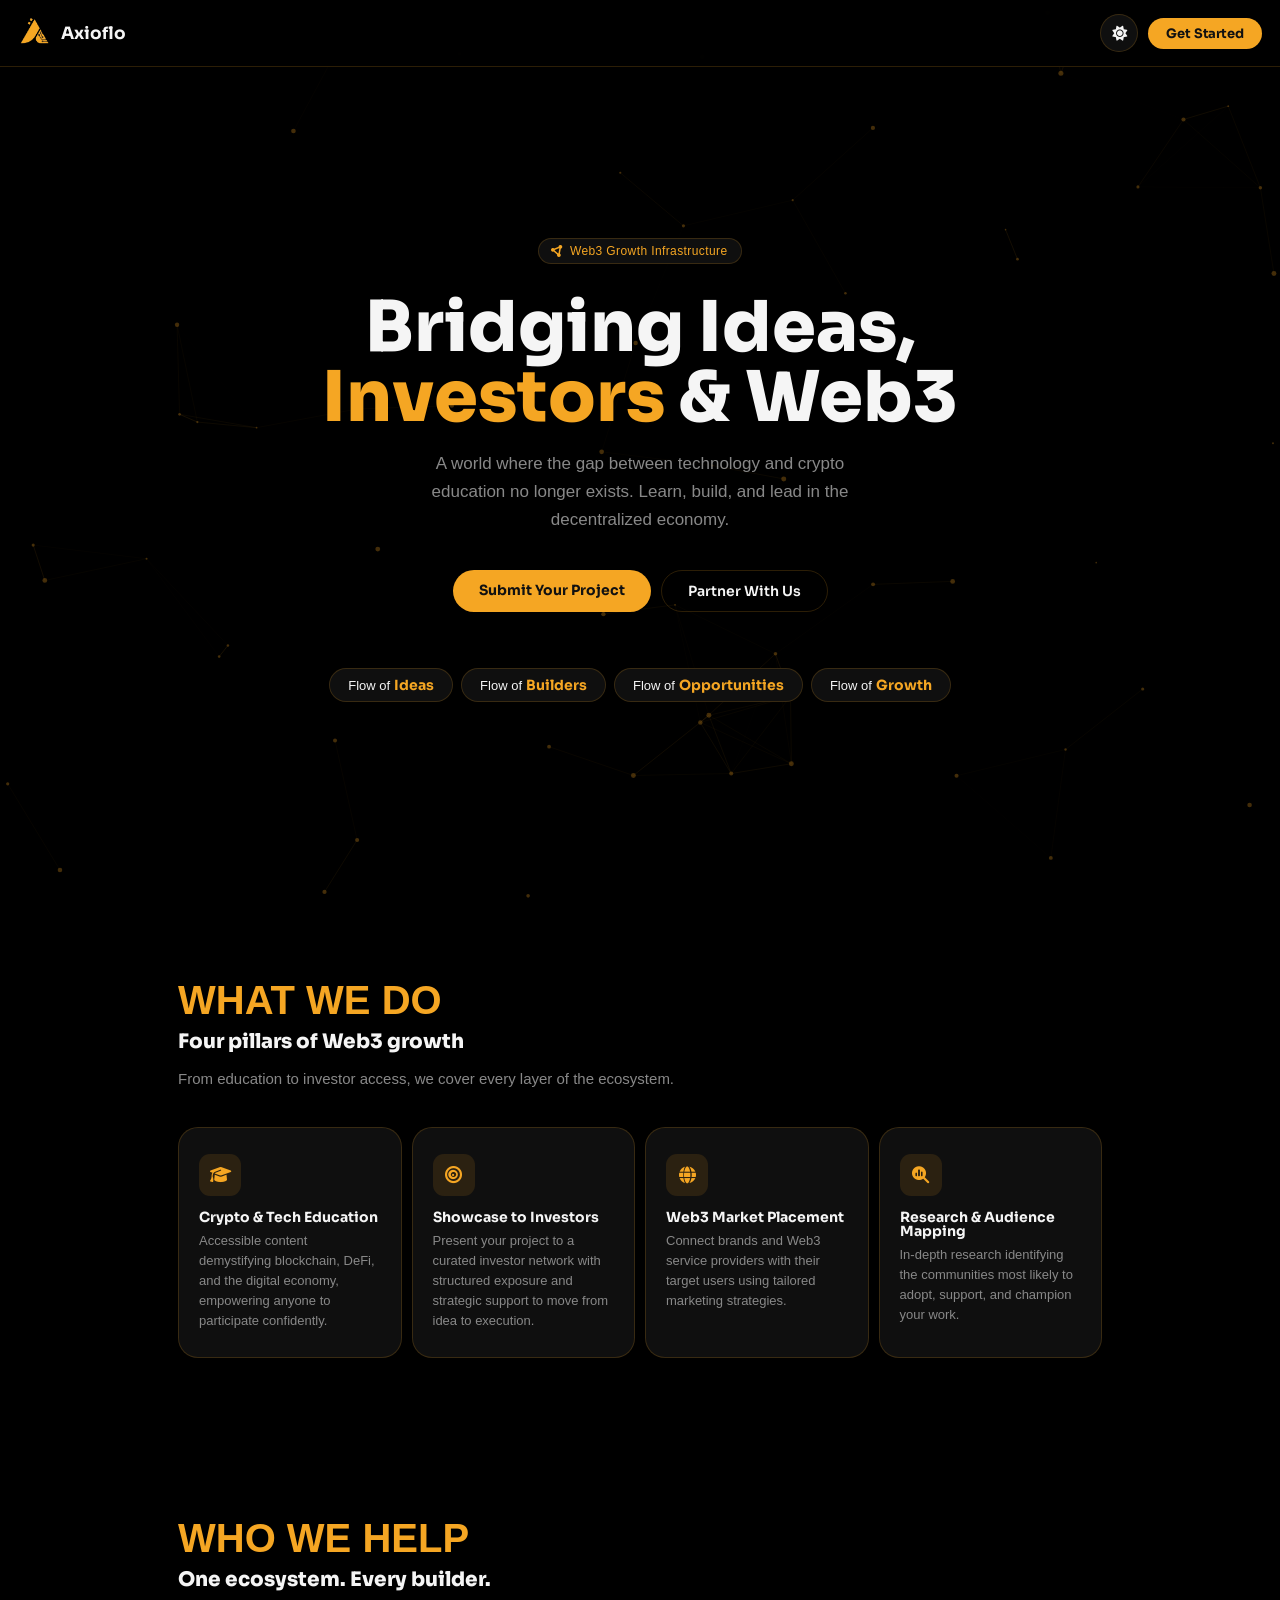
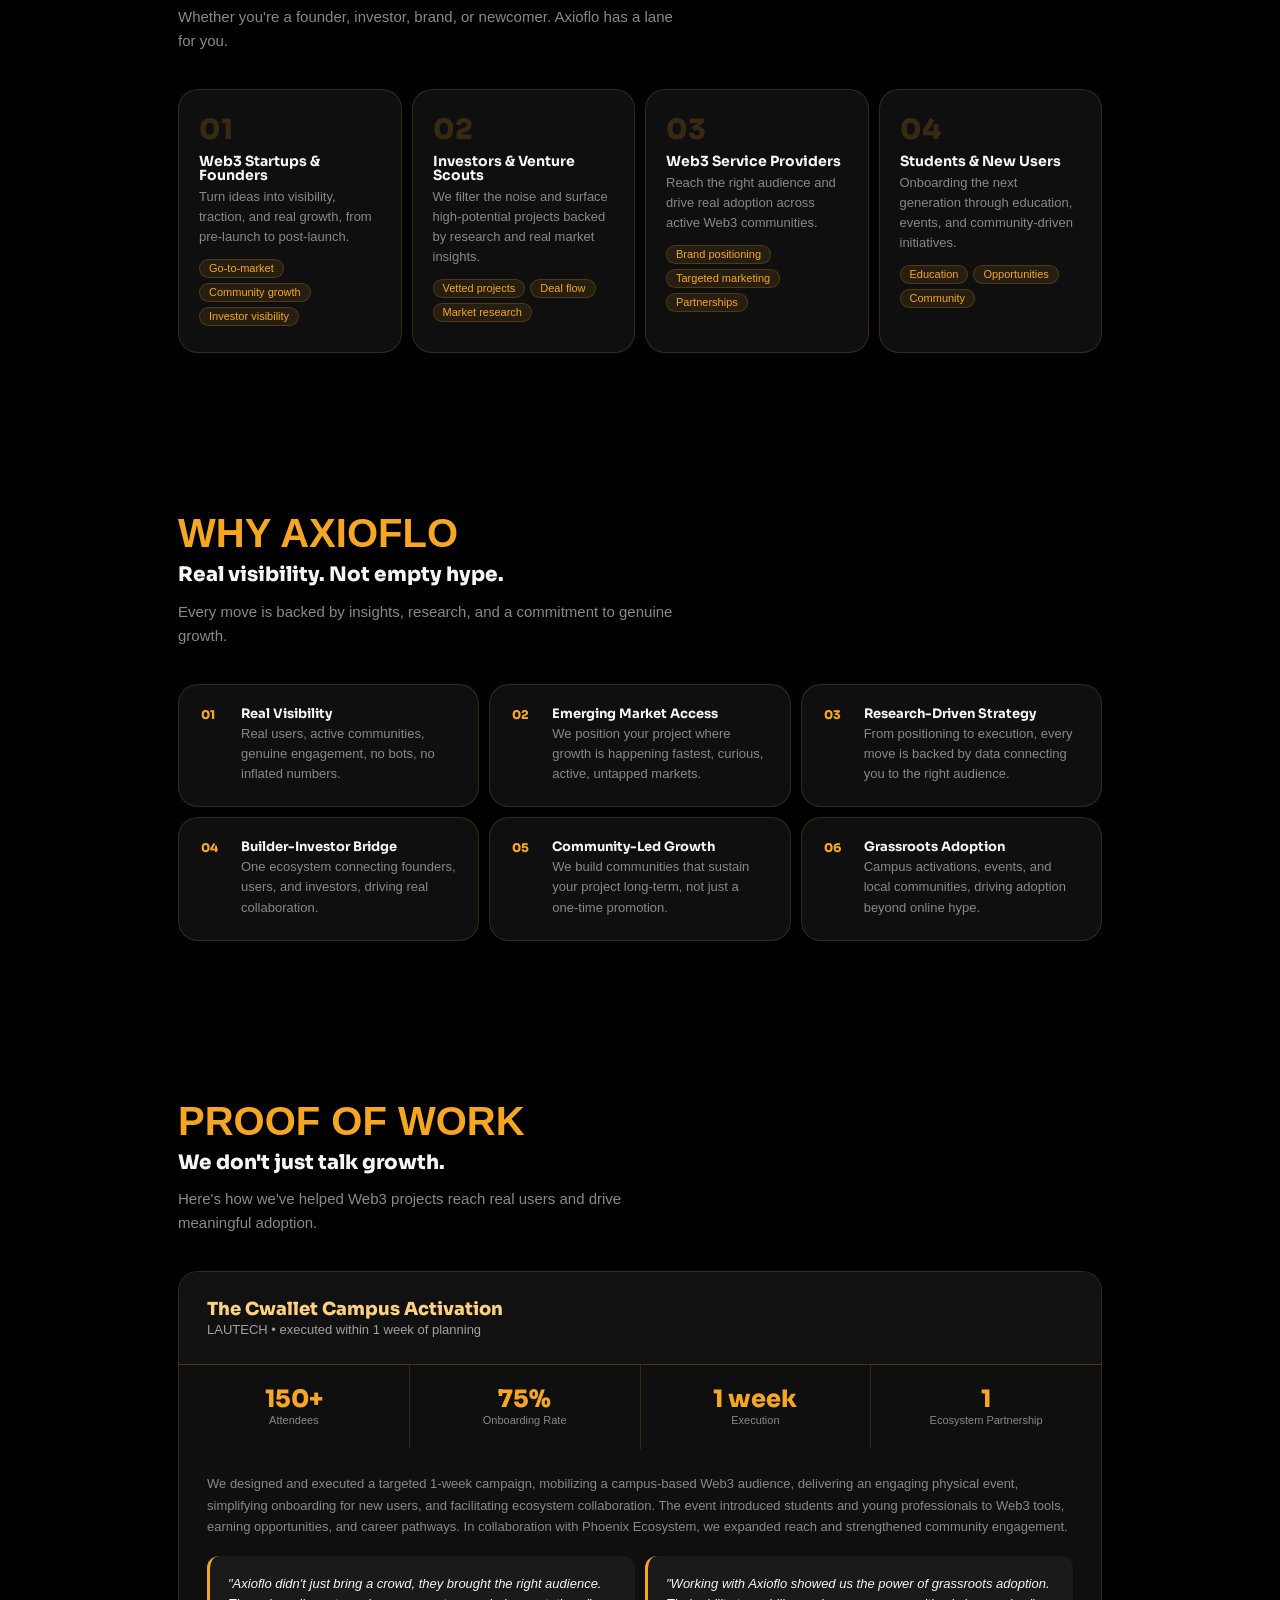
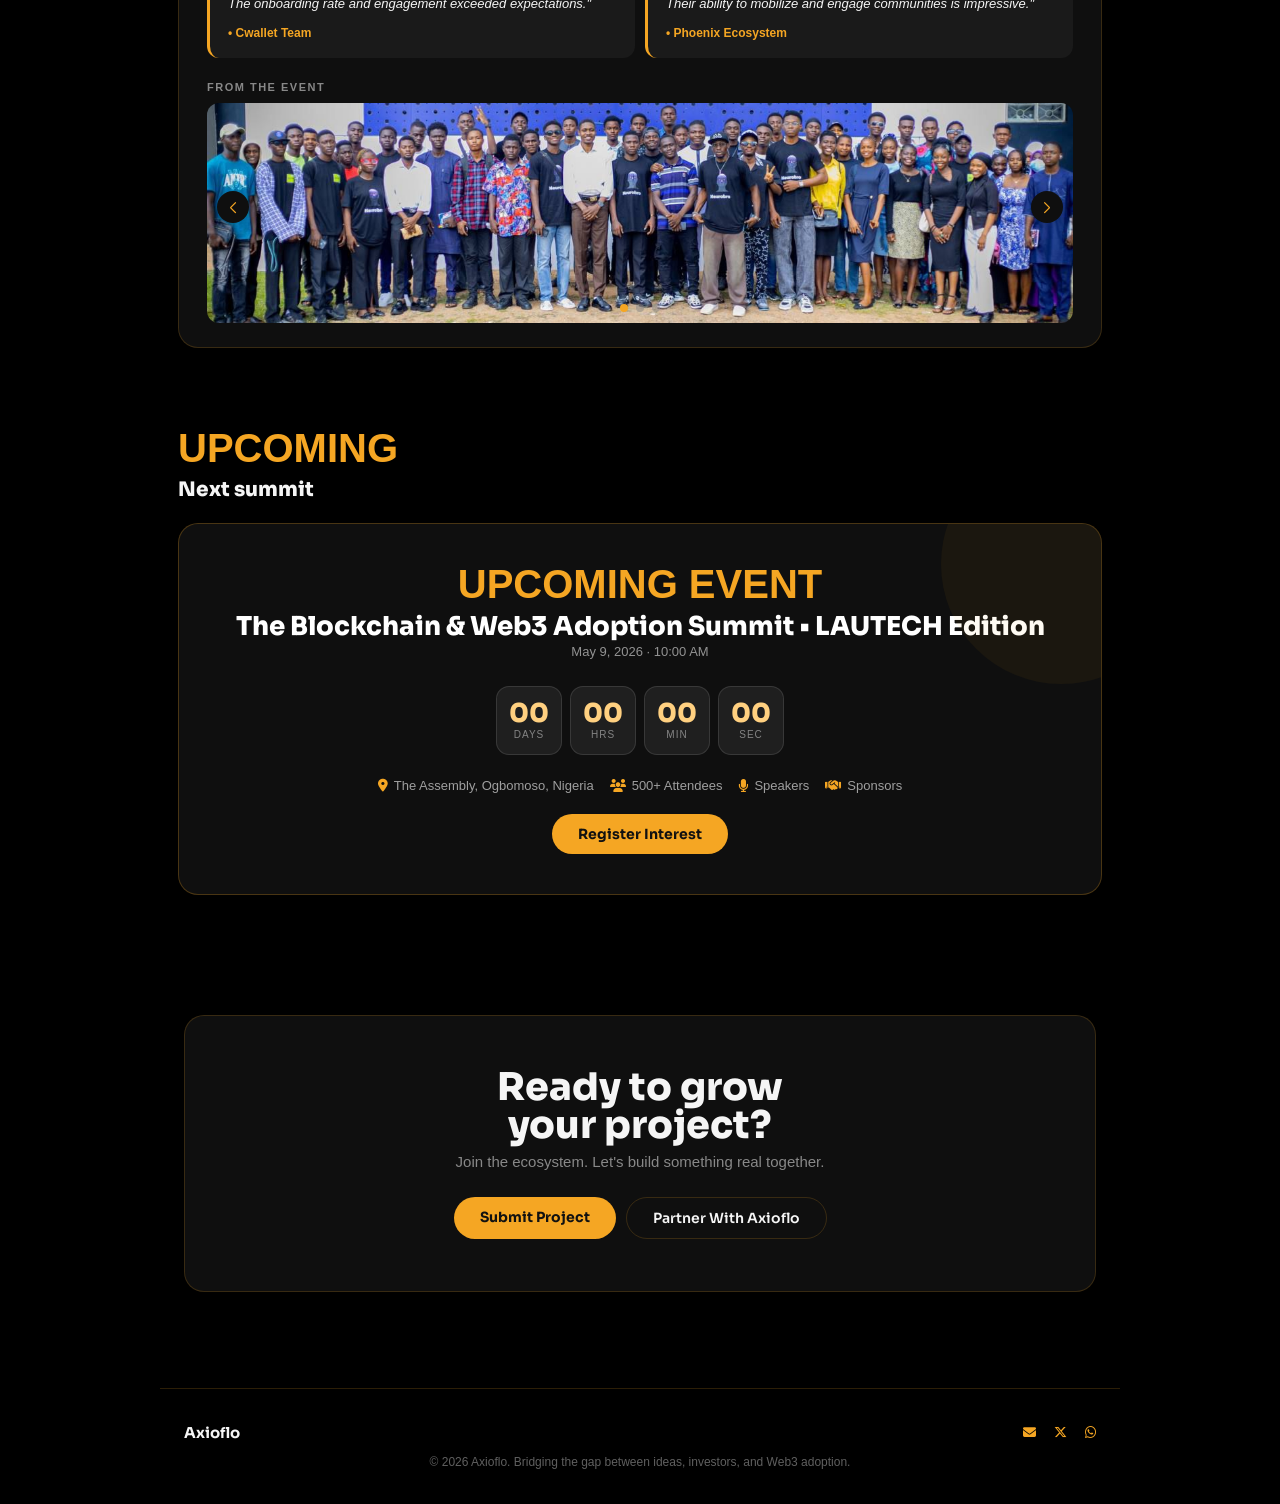
<file: index.html>
<!doctype html>
<html lang="en" data-theme="dark">
    <head>
        <meta charset="UTF-8" />
        <meta name="viewport" content="width=device-width, initial-scale=1.0" />

        <meta
            name="description"
            content="Axioflo bridges ideas, investors, and Web3 adoption through education, research, and community-led growth."
        />
        <meta
            name="keywords"
            content="Axioflo, Web3, crypto education, blockchain, DeFi, startups, investors, venture scouts, community growth, Web3 marketing"
        />
        <meta name="author" content="Axioflo" />
        <meta name="robots" content="index, follow" />

        <meta
            property="og:title"
            content="Axioflo - Bridging Ideas, Investors & Web3"
        />
        <meta
            property="og:description"
            content="Learn, build, and lead in the decentralized economy. Axioflo connects founders, investors, and communities for real Web3 growth."
        />
        <meta property="og:type" content="website" />
        <meta property="og:url" content="https://axioflo.com/" />
        <meta property="og:image" content="https://axioflo.com/og-image.jpg" />

        <!-- TWITTER / X -->
        <meta name="twitter:card" content="summary_large_image" />
        <meta
            name="twitter:title"
            content="Axioflo - Bridging Ideas, Investors & Web3"
        />
        <meta
            name="twitter:description"
            content="Axioflo connects ideas, investors, and Web3 adoption through education, research, and community-led growth."
        />
        <meta name="twitter:image" content="https://axioflo.com/og-image.jpg" />
        <meta name="twitter:site" content="@axioflo" />

        <!-- FAVICON -->
        <link rel="icon" type="image/x-icon" href="./favicon.ico" />
        <link
            rel="icon"
            type="image/png"
            sizes="32x32"
            href="./favicon-32x32.png"
        />
        <link
            rel="icon"
            type="image/png"
            sizes="16x16"
            href="./favicon-16x16.png"
        />

        <!-- APP ICONS -->
        <link rel="apple-touch-icon" href="./apple-touch-icon.png" />
        <link rel="manifest" href="./site.webmanifest" />

        <!-- THEME COLOR -->
        <meta name="theme-color" content="#0b0f1a" />
        <link rel="manifest" href="./site.webmanifest" />

        <title>Axioflo - Bridging Ideas, Investors & Web3</title>
        <link rel="stylesheet" href="./index.css" />
        <link rel="preconnect" href="https://fonts.googleapis.com" />
        <link rel="preconnect" href="https://fonts.gstatic.com" crossorigin />
        <link
            href="https://fonts.googleapis.com/css2?family=Sora:wght@100..800&display=swap"
            rel="stylesheet"
        />
        <link
            rel="stylesheet"
            href="https://cdnjs.cloudflare.com/ajax/libs/font-awesome/6.5.1/css/all.min.css"
        />
        <link
            rel="stylesheet"
            href="https://cdn.jsdelivr.net/npm/swiper@11/swiper-bundle.min.css"
        />
    </head>
    <body dark-theme>
        <canvas id="bgc"></canvas>

        <div class="page-wrap">
            <!-- NAV -->
            <nav>
                <a href="#" class="nav-logo">
                    <img src="./logo.png" />
                    <span>Axioflo</span>
                </a>
                <div class="nav-right">
                    <button
                        class="theme-btn"
                        id="themeBtn"
                        aria-label="Toggle theme"
                    >
                        <i class="fa-solid fa-sun" id="themeIcon"></i>
                    </button>
                    <a href="#cta" class="nav-cta">Get Started</a>
                </div>
            </nav>

            <!-- HERO -->
            <section class="hero">
                <div class="hero-badge">
                    <i class="fa-solid fa-circle-nodes"></i> Web3 Growth
                    Infrastructure
                </div>
                <h1>
                    Bridging Ideas,<br /><span class="ac">Investors</span> &amp;
                    Web3
                </h1>
                <p class="hero-sub">
                    A world where the gap between technology and crypto
                    education no longer exists. Learn, build, and lead in the
                    decentralized economy.
                </p>
                <div class="hero-act">
                    <a
                        href="mailto:admin@axioflo.com"
                        class="btn-primary"
                        >Submit Your Project</a
                    >
                    <a href="#cta" class="btn-ghost">Partner With Us</a>
                </div>
                <div class="hero-stats">
                    <div class="stat-pill">Flow of <strong>Ideas</strong></div>
                    <div class="stat-pill">
                        Flow of <strong>Builders</strong>
                    </div>
                    <div class="stat-pill">
                        Flow of <strong>Opportunities</strong>
                    </div>
                    <div class="stat-pill">Flow of <strong>Growth</strong></div>
                </div>
            </section>

            <!-- WHAT WE DO -->
            <section class="sec" id="services">
                <div class="rev">
                    <div class="sec-label">What We Do</div>
                    <h2 class="sec-title">Four pillars of Web3 growth</h2>
                    <p class="sec-desc">
                        From education to investor access, we cover every layer
                        of the ecosystem.
                    </p>
                </div>
                <div class="services-grid rev">
                    <div class="service-card">
                        <div class="service-icon">
                            <i class="fa-solid fa-graduation-cap"></i>
                        </div>
                        <h3>Crypto &amp; Tech Education</h3>
                        <p>
                            Accessible content demystifying blockchain, DeFi,
                            and the digital economy, empowering anyone to
                            participate confidently.
                        </p>
                    </div>
                    <div class="service-card">
                        <div class="service-icon">
                            <i class="fa-solid fa-bullseye"></i>
                        </div>
                        <h3>Showcase to Investors</h3>
                        <p>
                            Present your project to a curated investor network
                            with structured exposure and strategic support to
                            move from idea to execution.
                        </p>
                    </div>
                    <div class="service-card">
                        <div class="service-icon">
                            <i class="fa-solid fa-globe"></i>
                        </div>
                        <h3>Web3 Market Placement</h3>
                        <p>
                            Connect brands and Web3 service providers with their
                            target users using tailored marketing strategies.
                        </p>
                    </div>
                    <div class="service-card">
                        <div class="service-icon">
                            <i class="fa-solid fa-magnifying-glass-chart"></i>
                        </div>
                        <h3>Research &amp; Audience Mapping</h3>
                        <p>
                            In-depth research identifying the communities most
                            likely to adopt, support, and champion your work.
                        </p>
                    </div>
                </div>
            </section>

            <!-- WHO WE HELP -->
            <section class="sec" id="audience">
                <div class="rev">
                    <div class="sec-label">Who We Help</div>
                    <h2 class="sec-title">One ecosystem. Every builder.</h2>
                    <p class="sec-desc">
                        Whether you're a founder, investor, brand, or newcomer.
                        Axioflo has a lane for you.
                    </p>
                </div>
                <div class="audience-grid rev">
                    <div class="audience-card">
                        <div class="audience-num">01</div>
                        <h3>Web3 Startups &amp; Founders</h3>
                        <p>
                            Turn ideas into visibility, traction, and real
                            growth, from pre-launch to post-launch.
                        </p>
                        <div class="tags">
                            <span class="tag">Go-to-market</span
                            ><span class="tag">Community growth</span
                            ><span class="tag">Investor visibility</span>
                        </div>
                    </div>
                    <div class="audience-card">
                        <div class="audience-num">02</div>
                        <h3>Investors &amp; Venture Scouts</h3>
                        <p>
                            We filter the noise and surface high-potential
                            projects backed by research and real market
                            insights.
                        </p>
                        <div class="tags">
                            <span class="tag">Vetted projects</span
                            ><span class="tag">Deal flow</span
                            ><span class="tag">Market research</span>
                        </div>
                    </div>
                    <div class="audience-card">
                        <div class="audience-num">03</div>
                        <h3>Web3 Service Providers</h3>
                        <p>
                            Reach the right audience and drive real adoption
                            across active Web3 communities.
                        </p>
                        <div class="tags">
                            <span class="tag">Brand positioning</span
                            ><span class="tag">Targeted marketing</span
                            ><span class="tag">Partnerships</span>
                        </div>
                    </div>
                    <div class="audience-card">
                        <div class="audience-num">04</div>
                        <h3>Students &amp; New Users</h3>
                        <p>
                            Onboarding the next generation through education,
                            events, and community-driven initiatives.
                        </p>
                        <div class="tags">
                            <span class="tag">Education</span
                            ><span class="tag">Opportunities</span
                            ><span class="tag">Community</span>
                        </div>
                    </div>
                </div>
            </section>

            <!-- WHY AXIOFLO -->
            <section class="sec" id="why">
                <div class="rev">
                    <div class="sec-label">Why Axioflo</div>
                    <h2 class="sec-title">Real visibility. Not empty hype.</h2>
                    <p class="sec-desc">
                        Every move is backed by insights, research, and a
                        commitment to genuine growth.
                    </p>
                </div>
                <div class="why-grid rev">
                    <div class="why-card">
                        <span class="why-num">01</span>
                        <div>
                            <h3>Real Visibility</h3>
                            <p>
                                Real users, active communities, genuine
                                engagement, no bots, no inflated numbers.
                            </p>
                        </div>
                    </div>
                    <div class="why-card">
                        <span class="why-num">02</span>
                        <div>
                            <h3>Emerging Market Access</h3>
                            <p>
                                We position your project where growth is
                                happening fastest, curious, active, untapped
                                markets.
                            </p>
                        </div>
                    </div>
                    <div class="why-card">
                        <span class="why-num">03</span>
                        <div>
                            <h3>Research-Driven Strategy</h3>
                            <p>
                                From positioning to execution, every move is
                                backed by data connecting you to the right
                                audience.
                            </p>
                        </div>
                    </div>
                    <div class="why-card">
                        <span class="why-num">04</span>
                        <div>
                            <h3>Builder-Investor Bridge</h3>
                            <p>
                                One ecosystem connecting founders, users, and
                                investors, driving real collaboration.
                            </p>
                        </div>
                    </div>
                    <div class="why-card">
                        <span class="why-num">05</span>
                        <div>
                            <h3>Community-Led Growth</h3>
                            <p>
                                We build communities that sustain your project
                                long-term, not just a one-time promotion.
                            </p>
                        </div>
                    </div>
                    <div class="why-card">
                        <span class="why-num">06</span>
                        <div>
                            <h3>Grassroots Adoption</h3>
                            <p>
                                Campus activations, events, and local
                                communities, driving adoption beyond online
                                hype.
                            </p>
                        </div>
                    </div>
                </div>
            </section>

            <!-- PROOF OF WORK -->
            <section class="sec" id="proof">
                <div class="rev">
                    <div class="sec-label">Proof of Work</div>
                    <h2 class="sec-title">We don't just talk growth.</h2>
                    <p class="sec-desc">
                        Here's how we've helped Web3 projects reach real users
                        and drive meaningful adoption.
                    </p>
                </div>
                <div class="proof-box rev">
                    <div class="proof-head">
                        <h3>The Cwallet Campus Activation</h3>
                        <p>LAUTECH • executed within 1 week of planning</p>
                    </div>
                    <div class="proof-stats">
                        <div class="proof-stat">
                            <span class="num">150+</span
                            ><span class="lbl">Attendees</span>
                        </div>
                        <div class="proof-stat">
                            <span class="num">75%</span
                            ><span class="lbl">Onboarding Rate</span>
                        </div>
                        <div class="proof-stat">
                            <span class="num">1 week</span
                            ><span class="lbl">Execution</span>
                        </div>
                        <div class="proof-stat">
                            <span class="num">1</span
                            ><span class="lbl">Ecosystem Partnership</span>
                        </div>
                    </div>
                    <div class="proof-body">
                        <p>
                            We designed and executed a targeted 1-week campaign,
                            mobilizing a campus-based Web3 audience, delivering
                            an engaging physical event, simplifying onboarding
                            for new users, and facilitating ecosystem
                            collaboration. The event introduced students and
                            young professionals to Web3 tools, earning
                            opportunities, and career pathways. In collaboration
                            with Phoenix Ecosystem, we expanded reach and
                            strengthened community engagement.
                        </p>
                        <div class="proof-quotes">
                            <div class="quote-card">
                                <p class="quote-text">
                                    "Axioflo didn't just bring a crowd, they
                                    brought the right audience. The onboarding
                                    rate and engagement exceeded expectations."
                                </p>
                                <span class="quote-author">• Cwallet Team</span>
                            </div>
                            <div class="quote-card">
                                <p class="quote-text">
                                    "Working with Axioflo showed us the power of
                                    grassroots adoption. Their ability to
                                    mobilize and engage communities is
                                    impressive."
                                </p>
                                <span class="quote-author"
                                    >• Phoenix Ecosystem</span
                                >
                            </div>
                        </div>
                        <!-- EVENT PHOTOS -->
                        <div class="photos-label">From the event</div>
                        <div class="swiper photos-swiper">
                            <div class="swiper-wrapper">
                                <div class="swiper-slide">
                                    <img
                                        src="cwallet1.jpg"
                                        alt="Cwallet event — group photo"
                                    />
                                </div>
                                <div class="swiper-slide">
                                    <img
                                        src="cwallet2.jpg"
                                        alt="Cwallet event — engaged attendees"
                                    />
                                </div>
                                <div class="swiper-slide">
                                    <img
                                        src="cwallet3.jpg"
                                        alt="Cwallet event — team photo"
                                    />
                                </div>
                            </div>
                            <div class="swiper-pagination"></div>
                            <div class="swiper-button-prev"></div>
                            <div class="swiper-button-next"></div>
                        </div>
                    </div>
                </div>
            </section>

            <!-- UPCOMING EVENT -->
            <section class="sec" id="event" style="padding-top: 0">
                <div class="rev">
                    <div class="sec-label">Upcoming</div>
                    <h2 class="sec-title" style="margin-bottom: 22px">
                        Next summit
                    </h2>
                </div>
                <div class="event-card rev">
                    <div class="sec-label">Upcoming Event</div>
                    <div class="event-title">
                        The Blockchain &amp; Web3 Adoption Summit • LAUTECH
                        Edition
                    </div>
                    <div class="event-meta">May 9, 2026 · 10:00 AM</div>
                    <div class="countdown">
                        <div class="cd-block">
                            <span class="cd-num" id="cdd">--</span
                            ><span class="cd-label">Days</span>
                        </div>
                        <div class="cd-block">
                            <span class="cd-num" id="cdh">--</span
                            ><span class="cd-label">Hrs</span>
                        </div>
                        <div class="cd-block">
                            <span class="cd-num" id="cdm">--</span
                            ><span class="cd-label">Min</span>
                        </div>
                        <div class="cd-block">
                            <span class="cd-num" id="cds">--</span
                            ><span class="cd-label">Sec</span>
                        </div>
                    </div>
                    <div class="event-details">
                        <span
                            ><i class="fa-solid fa-location-dot"></i> The
                            Assembly, Ogbomoso, Nigeria</span
                        >
                        <span
                            ><i class="fa-solid fa-users"></i> 500+
                            Attendees</span
                        >
                        <span
                            ><i class="fa-solid fa-microphone"></i>
                            Speakers</span
                        >
                        <span
                            ><i class="fa-solid fa-handshake"></i>
                            Sponsors</span
                        >
                    </div>
                    <a
                        href="https://luma.com/ymt9dbf0?tk=2IFv14"
                        class="btn-primary"
                        style="display: inline-block"
                        >Register Interest</a
                    >
                </div>
            </section>

            <!-- CTA -->
            <section id="cta" class="cta-section" style="padding-top: 40px">
                <div class="cta-inner rev">
                    <h2>Ready to grow<br />your project?</h2>
                    <p>
                        Join the ecosystem. Let's build something real together.
                    </p>
                    <div class="cta-btns">
                        <a
                            href="mailto:admin@axioflo.com"
                            class="btn-primary"
                            >Submit Project</a
                        >
                        <a
                            href="mailto:admin.axioflo.com"
                            class="btn-ghost"
                            >Partner With Axioflo</a
                        >
                    </div>
                </div>
            </section>

            <!-- FOOTER -->
            <footer>
                <div class="footer-logo">Axioflo</div>
                <div class="footer-links">
                    <a href="mailto:support@axioflo.com"
                        ><i class="fa-solid fa-envelope"></i
                    ></a>
                    <a href="https://x.com/axioflo" target="_blank"
                        ><i class="fa-brands fa-x-twitter"></i
                    ></a>
                    <a href="https://wa.me/2347079891613" target="_blank"
                        ><i class="fa-brands fa-whatsapp"></i
                    ></a>
                </div>
                <div class="footer-copy">
                    © 2026 Axioflo. Bridging the gap between ideas, investors,
                    and Web3 adoption.
                </div>
            </footer>
        </div>
        <!-- /page-wrap -->

        <script data-cfasync="false"></script>
        <script src="https://cdn.jsdelivr.net/npm/swiper@11/swiper-bundle.min.js"></script>
        <script>
            // THEME TOGGLE
            const themeBtn = document.getElementById("themeBtn");
            const themeIcon = document.getElementById("themeIcon");
            const htmlEl = document.documentElement;
            themeBtn.addEventListener("click", () => {
                const isDark = htmlEl.getAttribute("data-theme") === "dark";
                htmlEl.setAttribute("data-theme", isDark ? "light" : "dark");
                themeIcon.className = isDark
                    ? "fa-solid fa-moon"
                    : "fa-solid fa-sun";
            });

            // CANVAS BACKGROUND
            const canvas = document.getElementById("bgc");
            const ctx = canvas.getContext("2d");
            let W,
                H,
                nodes = [];

            function resize() {
                W = canvas.width = window.innerWidth;
                H = canvas.height = window.innerHeight;
            }
            resize();
            window.addEventListener("resize", resize);

            function makeNode() {
                return {
                    x: Math.random() * W,
                    y: Math.random() * H,
                    vx: (Math.random() - 0.5) * 0.45,
                    vy: (Math.random() - 0.5) * 0.45,
                    r: Math.random() * 1.8 + 0.8
                };
            }
            for (let i = 0; i < 60; i++) nodes.push(makeNode());

            function drawCanvas() {
                ctx.clearRect(0, 0, W, H);
                const isDark = htmlEl.getAttribute("data-theme") === "dark";
                const nc = isDark ? "rgba(245,166,35," : "rgba(13,27,75,";
                nodes.forEach(n => {
                    n.x += n.vx;
                    n.y += n.vy;
                    if (n.x < 0 || n.x > W) n.vx *= -1;
                    if (n.y < 0 || n.y > H) n.vy *= -1;
                    ctx.beginPath();
                    ctx.arc(n.x, n.y, n.r, 0, Math.PI * 2);
                    ctx.fillStyle = nc + "0.55)";
                    ctx.fill();
                });
                for (let i = 0; i < nodes.length; i++) {
                    for (let j = i + 1; j < nodes.length; j++) {
                        const dx = nodes[i].x - nodes[j].x;
                        const dy = nodes[i].y - nodes[j].y;
                        const dist = Math.sqrt(dx * dx + dy * dy);
                        if (dist < 140) {
                            const alpha = (1 - dist / 140) * 0.3;
                            ctx.beginPath();
                            ctx.moveTo(nodes[i].x, nodes[i].y);
                            ctx.lineTo(nodes[j].x, nodes[j].y);
                            ctx.strokeStyle = nc + alpha + ")";
                            ctx.lineWidth = 0.7;
                            ctx.stroke();
                        }
                    }
                }
                requestAnimationFrame(drawCanvas);
            }
            drawCanvas();

            // SCROLL REVEAL
            const revEls = document.querySelectorAll(".rev");
            const observer = new IntersectionObserver(
                entries => {
                    entries.forEach((entry, i) => {
                        if (entry.isIntersecting) {
                            setTimeout(
                                () => entry.target.classList.add("vis"),
                                i * 70
                            );
                            observer.unobserve(entry.target);
                        }
                    });
                },
                { threshold: 0.08 }
            );
            revEls.forEach(el => observer.observe(el));

            // COUNTDOWN
            function updateCountdown() {
                const target = new Date("2026-05-09T10:00:00").getTime();
                const now = Date.now();
                const diff = target - now;
                if (diff <= 0) {
                    ["cdd", "cdh", "cdm", "cds"].forEach(
                        id => (document.getElementById(id).textContent = "00")
                    );
                    return;
                }
                const p = n => String(n).padStart(2, "0");
                document.getElementById("cdd").textContent = p(
                    Math.floor(diff / 86400000)
                );
                document.getElementById("cdh").textContent = p(
                    Math.floor((diff % 86400000) / 3600000)
                );
                document.getElementById("cdm").textContent = p(
                    Math.floor((diff % 3600000) / 60000)
                );
                document.getElementById("cds").textContent = p(
                    Math.floor((diff % 60000) / 1000)
                );
            }
            updateCountdown();
            setInterval(updateCountdown, 1000);

            // SWIPER
            const photoSwiper = new Swiper(".photos-swiper", {
                loop: true,
                autoplay: { delay: 3500, disableOnInteraction: false },
                pagination: { el: ".swiper-pagination", clickable: true },
                navigation: {
                    nextEl: ".swiper-button-next",
                    prevEl: ".swiper-button-prev"
                }
            });
        </script>
    </body>
</html>
</file>
<file: index.css>
:root {
    --gold: #f5a623;
    --gold-light: #ffd080;
    --navy: #0d1b4b;
    --bg: #f7f6f2;
    --surface: #ffffff;
    --surface2: #efeee9;
    --text: #0d1b4b;
    --muted: #6b7a9e;
    --border: rgba(13, 27, 75, 0.1);
    --shadow: 0 2px 20px rgba(13, 27, 75, 0.07);
    --r: 20px;
    --rs: 12px;
}
[data-theme="dark"] {
    --bg: #000000;
    --surface: #0f0f0f;
    --surface2: #1a1a1a;
    --navy: #111111;
    --text: #f5f5f5;
    --muted: #888888;
    --border: rgba(245, 166, 35, 0.18);
    --shadow: 0 4px 30px rgba(0, 0, 0, 0.7);
}
*,
*::before,
*::after {
    box-sizing: border-box;
    margin: 0;
    padding: 0;
}
html {
    scroll-behavior: smooth;
}
body {
    font-family: "DM Sans", sans-serif;
    background: var(--bg);
    color: var(--text);
    transition:
        background 0.35s,
        color 0.35s;
    overflow-x: hidden;
    line-height: 1;
}

#bgc {
    position: fixed;
    inset: 0;
    z-index: 0;
    pointer-events: none;
    opacity: 0.3;
}
[data-theme="dark"] #bgc {
    opacity: 0.5;
}
.page-wrap {
    position: relative;
    z-index: 1;
}

/* NAV */
nav {
    position: fixed;
    top: 0;
    left: 0;
    right: 0;
    z-index: 100;
    padding: 14px 18px;
    display: flex;
    align-items: center;
    justify-content: space-between;
    backdrop-filter: blur(24px);
    -webkit-backdrop-filter: blur(24px);
    background: rgba(247, 246, 242, 0.85);
    border-bottom: 1px solid var(--border);
    transition:
        background 0.35s,
        border-color 0.35s;
}
[data-theme="dark"] nav {
    background: rgba(0, 0, 0, 0.92);
}
.nav-logo {
    display: flex;
    align-items: center;
    gap: 9px;
    text-decoration: none;
}
.nav-logo img {
    width: 34px;
    height: 34px;
}
.nav-logo span {
    font-family: "sora", sans-serif;
    font-weight: 700;
    font-size: 17px;
    color: var(--text);
}
.nav-right {
    display: flex;
    align-items: center;
    gap: 10px;
}
.nav-cta {
    background: var(--gold);
    color: var(--navy);
    font-family: "sora", sans-serif;
    font-weight: 700;
    font-size: 13px;
    padding: 9px 18px;
    border-radius: 100px;
    border: none;
    cursor: pointer;
    text-decoration: none;
    transition:
        transform 0.2s,
        box-shadow 0.2s;
    letter-spacing: -0.1px;
}
.nav-cta:hover {
    transform: translateY(-1px);
    box-shadow: 0 5px 18px rgba(245, 166, 35, 0.4);
}
.theme-btn {
    width: 38px;
    height: 38px;
    border-radius: 50%;
    border: 1px solid var(--border);
    background: var(--surface);
    cursor: pointer;
    display: flex;
    align-items: center;
    justify-content: center;
    font-size: 15px;
    color: var(--text);
    transition: background 0.3s;
}
.theme-btn:hover {
    background: var(--surface2);
}

/* HERO */
.hero {
    min-height: 100vh;
    display: flex;
    flex-direction: column;
    align-items: center;
    justify-content: center;
    text-align: center;
    padding: 120px 24px 80px;
}
.hero-badge {
    display: inline-flex;
    align-items: center;
    gap: 7px;
    background: var(--surface);
    border: 1px solid var(--border);
    border-radius: 100px;
    padding: 6px 14px 6px 12px;
    font-size: 12px;
    font-weight: 500;
    color: var(--gold);
    letter-spacing: 0.4px;
    margin-bottom: 28px;
    animation: fu 0.8s ease both;
}
h1 {
    font-family: "sora";
    font-size: clamp(38px, 8vw, 70px);
    font-weight: 800;
    line-height: 1;
    max-width: 800px;
    animation: fu 0.8s 0.1s ease both;
}
h1 .ac {
    color: var(--gold);
}
.hero-sub {
    margin-top: 18px;
    font-size: clamp(15px, 2.5vw, 17px);
    color: var(--muted);
    max-width: 480px;
    line-height: 1.65;
    font-weight: 300;
    animation: fu 0.8s 0.2s ease both;
}
.hero-act {
    margin-top: 36px;
    display: flex;
    gap: 10px;
    flex-wrap: wrap;
    justify-content: center;
    animation: fu 0.8s 0.3s ease both;
}
.btn-primary {
    background: var(--gold);
    color: var(--navy);
    font-family: "sora", sans-serif;
    font-weight: 700;
    font-size: 14px;
    padding: 13px 26px;
    border-radius: 100px;
    border: none;
    cursor: pointer;
    text-decoration: none;
    transition:
        transform 0.2s,
        box-shadow 0.2s;
}
.btn-primary:hover {
    transform: translateY(-2px);
    box-shadow: 0 8px 22px rgba(245, 166, 35, 0.38);
}
.btn-ghost {
    background: transparent;
    color: var(--text);
    font-family: "sora", sans-serif;
    font-weight: 600;
    font-size: 14px;
    padding: 13px 26px;
    border-radius: 100px;
    border: 1.5px solid var(--border);
    cursor: pointer;
    text-decoration: none;
    transition:
        border-color 0.2s,
        background 0.2s;
}
.btn-ghost:hover {
    border-color: var(--gold);
    background: var(--surface);
}
.hero-stats {
    margin-top: 56px;
    display: flex;
    gap: 8px;
    flex-wrap: wrap;
    justify-content: center;
    animation: fu 0.8s 0.4s ease both;
}
.stat-pill {
    background: var(--surface);
    border: 1px solid var(--border);
    border-radius: 100px;
    padding: 9px 18px;
    display: flex;
    align-items: center;
    gap: 4px;
    font-size: 13px;
    transition: border-color 0.2s;
}
.stat-pill:hover {
    border-color: var(--gold);
}
.stat-pill strong {
    font-family: "sora", sans-serif;
    font-weight: 700;
    font-size: 14px;
    color: var(--gold);
}

/* SECTIONS */
.sec {
    padding: 80px 18px;
    max-width: 960px;
    margin: 0 auto;
}
.sec-title {
    font-family: "sora", sans-serif;
    font-size: clamp(10px, 4vw, 20px);
    font-weight: 800;
    line-height: 1.08;
    margin-bottom: 14px;
}
.sec-label {
    font-size: clamp(24px, 5vw, 40px);
    font-weight: 600;
    text-transform: uppercase;
    color: var(--gold);
    margin-bottom: 11px;
}
.sec-desc {
    color: var(--muted);
    font-size: 15px;
    line-height: 1.6;
    max-width: 500px;
    font-weight: 300;
}

/* SERVICES */
.services-grid {
    display: grid;
    grid-template-columns: repeat(auto-fit, minmax(200px, 1fr));
    gap: 10px;
    margin-top: 36px;
}
.service-card {
    background: var(--surface);
    border: 1px solid var(--border);
    border-radius: var(--r);
    padding: 26px 20px;
    transition:
        border-color 0.3s,
        transform 0.3s,
        box-shadow 0.3s;
    cursor: default;
}
.service-card:hover {
    border-color: var(--gold);
    transform: translateY(-4px);
    box-shadow: var(--shadow);
}
.service-icon {
    width: 42px;
    height: 42px;
    background: rgba(245, 166, 35, 0.12);
    border-radius: 11px;
    display: flex;
    align-items: center;
    justify-content: center;
    font-size: 17px;
    margin-bottom: 14px;
    color: var(--gold);
}
.service-card h3 {
    font-family: "sora", sans-serif;
    font-weight: 700;
    font-size: 14px;
    margin-bottom: 7px;
}
.service-card p {
    font-size: 13px;
    color: var(--muted);
    line-height: 1.55;
    font-weight: 300;
}

/* AUDIENCE */
.audience-grid {
    display: grid;
    grid-template-columns: repeat(auto-fit, minmax(210px, 1fr));
    gap: 10px;
    margin-top: 36px;
}
.audience-card {
    background: var(--surface);
    border: 1px solid var(--border);
    border-radius: var(--r);
    padding: 26px 20px;
    transition:
        border-color 0.3s,
        transform 0.3s;
    position: relative;
    overflow: hidden;
}
.audience-card::before {
    content: "";
    position: absolute;
    top: 0;
    left: 0;
    width: 3px;
    height: 100%;
    background: var(--gold);
    transform: scaleY(0);
    transform-origin: bottom;
    transition: transform 0.3s;
}
.audience-card:hover::before {
    transform: scaleY(1);
}
.audience-card:hover {
    border-color: var(--gold);
    transform: translateY(-3px);
}
.audience-num {
    font-family: "sora", sans-serif;
    font-size: 28px;
    font-weight: 800;
    color: rgba(245, 166, 35, 0.18);
    line-height: 1;
    margin-bottom: 10px;
}
.audience-card h3 {
    font-family: "sora", sans-serif;
    font-weight: 700;
    font-size: 14px;
    margin-bottom: 5px;
}
.audience-card p {
    font-size: 13px;
    color: var(--muted);
    line-height: 1.55;
    margin-bottom: 12px;
    font-weight: 300;
}
.tags {
    display: flex;
    flex-wrap: wrap;
    gap: 5px;
}
.tag {
    font-size: 11px;
    font-weight: 500;
    padding: 3px 9px;
    border-radius: 100px;
    background: rgba(245, 166, 35, 0.1);
    color: var(--gold);
    border: 1px solid rgba(245, 166, 35, 0.2);
}

/* WHY */
.why-grid {
    display: grid;
    grid-template-columns: repeat(auto-fit, minmax(250px, 1fr));
    gap: 10px;
    margin-top: 36px;
}
.why-card {
    background: var(--surface);
    border: 1px solid var(--border);
    border-radius: var(--r);
    padding: 22px;
    transition:
        border-color 0.3s,
        transform 0.3s;
    display: flex;
    gap: 14px;
    align-items: flex-start;
}
.why-card:hover {
    border-color: var(--gold);
    transform: translateY(-3px);
}
.why-num {
    font-family: "sora", sans-serif;
    font-weight: 800;
    font-size: 12px;
    color: var(--gold);
    min-width: 26px;
    padding-top: 2px;
}
.why-card h3 {
    font-family: "sora", sans-serif;
    font-weight: 700;
    font-size: 13px;
    margin-bottom: 4px;
}
.why-card p {
    font-size: 13px;
    color: var(--muted);
    line-height: 1.55;
    font-weight: 300;
}

/* PROOF */
.proof-box {
    margin-top: 36px;
    background: var(--surface);
    border: 1px solid var(--border);
    border-radius: var(--r);
    overflow: hidden;
}
.proof-head {
    background: var(--navy);
    padding: 28px;
    color: #fff;
}
[data-theme="dark"] .proof-head {
    background: #111111;
    border-bottom: 1px solid rgba(245, 166, 35, 0.25);
}
.proof-head h3 {
    font-family: "sora", sans-serif;
    font-size: 18px;
    font-weight: 800;
    color: var(--gold-light);
    margin-bottom: 5px;
}
.proof-head p {
    font-size: 13px;
    color: rgba(255, 255, 255, 0.6);
    font-weight: 300;
}
.proof-stats {
    display: grid;
    grid-template-columns: repeat(4, 1fr);
    gap: 1px;
    background: var(--border);
}
@media (max-width: 560px) {
    .proof-stats {
        grid-template-columns: repeat(2, 1fr);
    }
}
.proof-stat {
    background: var(--surface);
    padding: 22px 16px;
    text-align: center;
    transition: background 0.2s;
}
.proof-stat:hover {
    background: var(--surface2);
}
.proof-stat .num {
    font-family: "sora", sans-serif;
    font-size: 24px;
    font-weight: 800;
    color: var(--gold);
    display: block;
}
.proof-stat .lbl {
    font-size: 11px;
    color: var(--muted);
    margin-top: 3px;
}
.proof-body {
    padding: 24px 28px;
}
.proof-body > p {
    font-size: 13px;
    color: var(--muted);
    line-height: 1.65;
    font-weight: 300;
    margin-bottom: 18px;
}
.proof-quotes {
    display: grid;
    grid-template-columns: repeat(auto-fit, minmax(230px, 1fr));
    gap: 10px;
    margin-bottom: 24px;
}
.quote-card {
    background: var(--surface2);
    border-radius: var(--rs);
    padding: 18px;
    border-left: 3px solid var(--gold);
}
.quote-text {
    font-size: 13px;
    color: var(--text);
    line-height: 1.6;
    font-style: italic;
    margin-bottom: 9px;
    font-weight: 300;
}
.quote-author {
    font-size: 12px;
    font-weight: 600;
    color: var(--gold);
}

/* PHOTO CAROUSEL */
.photos-label {
    font-size: 11px;
    font-weight: 600;
    letter-spacing: 1.5px;
    text-transform: uppercase;
    color: var(--muted);
    margin-bottom: 10px;
}
.photos-swiper {
    border-radius: var(--rs);
    overflow: hidden;
}
.photos-swiper .swiper-slide img {
    width: 100%;
    height: 220px;
    object-fit: cover;
    display: block;
}
.photos-swiper .swiper-pagination-bullet {
    background: var(--muted);
    opacity: 0.5;
}
.photos-swiper .swiper-pagination-bullet-active {
    background: var(--gold);
    opacity: 1;
}
.photos-swiper .swiper-button-next,
.photos-swiper .swiper-button-prev {
    color: var(--gold);
    width: 32px;
    height: 32px;
    background: var(--surface);
    border-radius: 50%;
    box-shadow: 0 2px 12px rgba(0, 0, 0, 0.15);
}
.photos-swiper .swiper-button-next::after,
.photos-swiper .swiper-button-prev::after {
    font-size: 11px;
    font-weight: 800;
}

/* EVENT */
.event-card {
    background: var(--navy);
    border-radius: var(--r);
    padding: 40px 28px;
    color: #fff;
    text-align: center;
    position: relative;
    overflow: hidden;
}
[data-theme="dark"] .event-card {
    background: #0f0f0f;
    border: 1px solid rgba(245, 166, 35, 0.25);
}
.event-card::before {
    content: "";
    position: absolute;
    top: -80px;
    right: -80px;
    width: 240px;
    height: 240px;
    border-radius: 50%;
    background: rgba(245, 166, 35, 0.05);
    pointer-events: none;
}
.event-card .sec-label {
    margin-bottom: 10px;
}
.event-title {
    font-family: "sora", sans-serif;
    font-size: clamp(17px, 4vw, 26px);
    font-weight: 800;
    margin-bottom: 5px;
    color: #fff;
}
.event-meta {
    font-size: 13px;
    color: rgba(255, 255, 255, 0.55);
    margin-bottom: 28px;
    font-weight: 300;
}
.countdown {
    display: flex;
    gap: 8px;
    justify-content: center;
    flex-wrap: wrap;
    margin-bottom: 24px;
}
.cd-block {
    background: rgba(255, 255, 255, 0.07);
    border: 1px solid rgba(255, 255, 255, 0.11);
    border-radius: 13px;
    padding: 14px 12px;
    min-width: 66px;
    text-align: center;
}
.cd-num {
    font-family: "sora", sans-serif;
    font-size: 26px;
    font-weight: 800;
    color: var(--gold-light);
    display: block;
    line-height: 1;
}
.cd-label {
    font-size: 10px;
    color: rgba(255, 255, 255, 0.45);
    letter-spacing: 1px;
    text-transform: uppercase;
    margin-top: 3px;
    display: block;
}
.event-details {
    display: flex;
    gap: 16px;
    justify-content: center;
    flex-wrap: wrap;
    font-size: 13px;
    color: rgba(255, 255, 255, 0.6);
    margin-bottom: 22px;
    font-weight: 300;
}
.event-details span {
    display: flex;
    align-items: center;
    gap: 6px;
}
.event-details i {
    color: var(--gold);
    font-size: 13px;
}

/* CTA */
.cta-section {
    max-width: 960px;
    margin: 0 auto;
    padding: 0 24px 96px;
}
.cta-inner {
    background: var(--surface);
    border: 1px solid var(--border);
    border-radius: var(--r);
    padding: 52px 36px;
    text-align: center;
}
.cta-inner h2 {
    font-family: "sora", sans-serif;
    font-size: clamp(24px, 5vw, 38px);
    font-weight: 800;
    margin-bottom: 10px;
}
.cta-inner p {
    font-size: 15px;
    color: var(--muted);
    margin-bottom: 28px;
    font-weight: 300;
}
.cta-btns {
    display: flex;
    gap: 10px;
    justify-content: center;
    flex-wrap: wrap;
}

/* FOOTER */
footer {
    border-top: 1px solid var(--border);
    padding: 36px 24px;
    max-width: 960px;
    margin: 0 auto;
    display: flex;
    align-items: center;
    justify-content: space-between;
    flex-wrap: wrap;
    gap: 16px;
}
.footer-logo {
    font-family: "sora", sans-serif;
    font-weight: 700;
    font-size: 15px;
    color: var(--text);
}
.footer-links {
    display: flex;
    gap: 18px;
    flex-wrap: wrap;
}
.footer-links a {
    font-size: 13px;
    color: var(--muted);
    text-decoration: none;
    transition: color 0.2s;
    display: flex;
    align-items: center;
    gap: 5px;
}
.footer-links a:hover {
    color: var(--gold);
}
.footer-links i {
    color: var(--gold);
    font-size: 13px;
}
.footer-copy {
    font-size: 12px;
    color: var(--muted);
    width: 100%;
    text-align: center;
    font-weight: 300;
    opacity: 0.7;
}

/* ANIMATIONS */
@keyframes fu {
    from {
        opacity: 0;
        transform: translateY(22px);
    }
    to {
        opacity: 1;
        transform: translateY(0);
    }
}
.rev {
    opacity: 0;
    transform: translateY(28px);
    transition:
        opacity 0.65s ease,
        transform 0.65s ease;
}
.rev.vis {
    opacity: 1;
    transform: translateY(0);
}

::-webkit-scrollbar {
    width: 3px;
}
::-webkit-scrollbar-track {
    background: transparent;
}
::-webkit-scrollbar-thumb {
    background: var(--gold);
    border-radius: 3px;
        }
</file>
